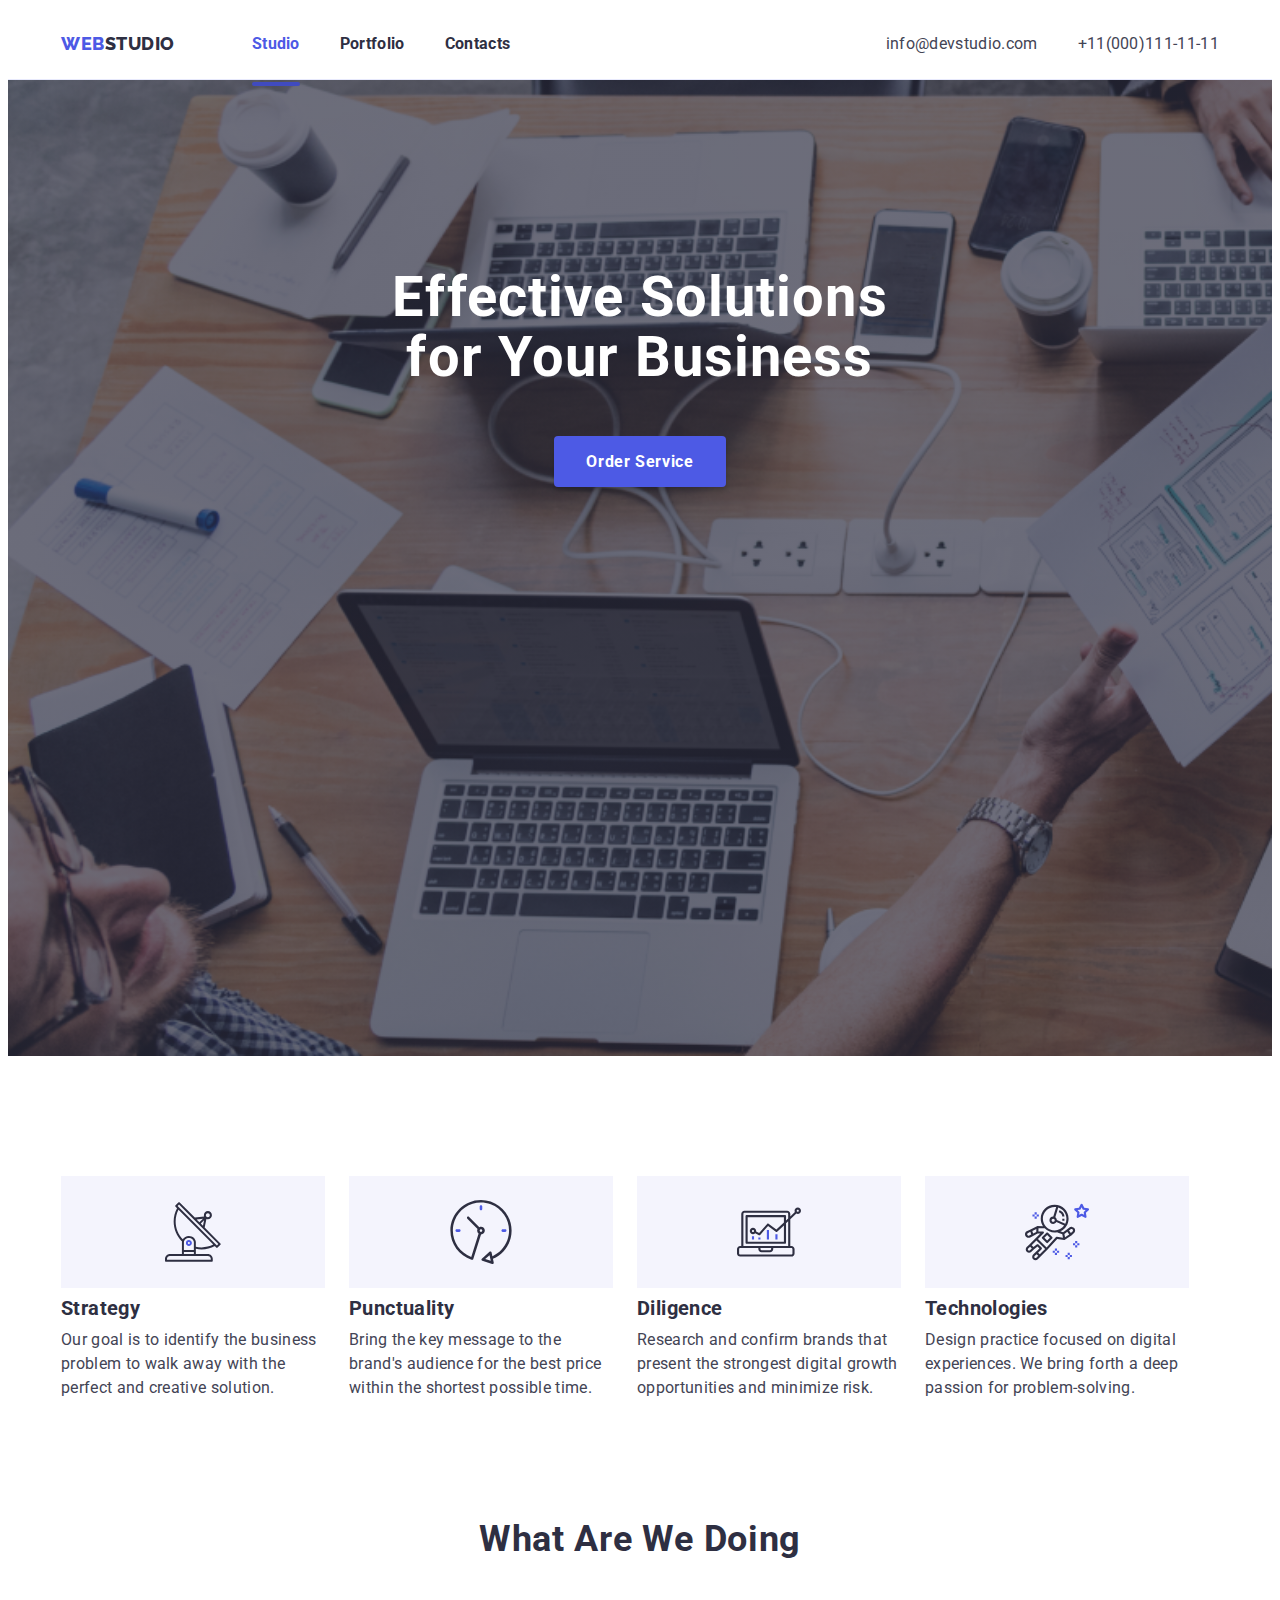
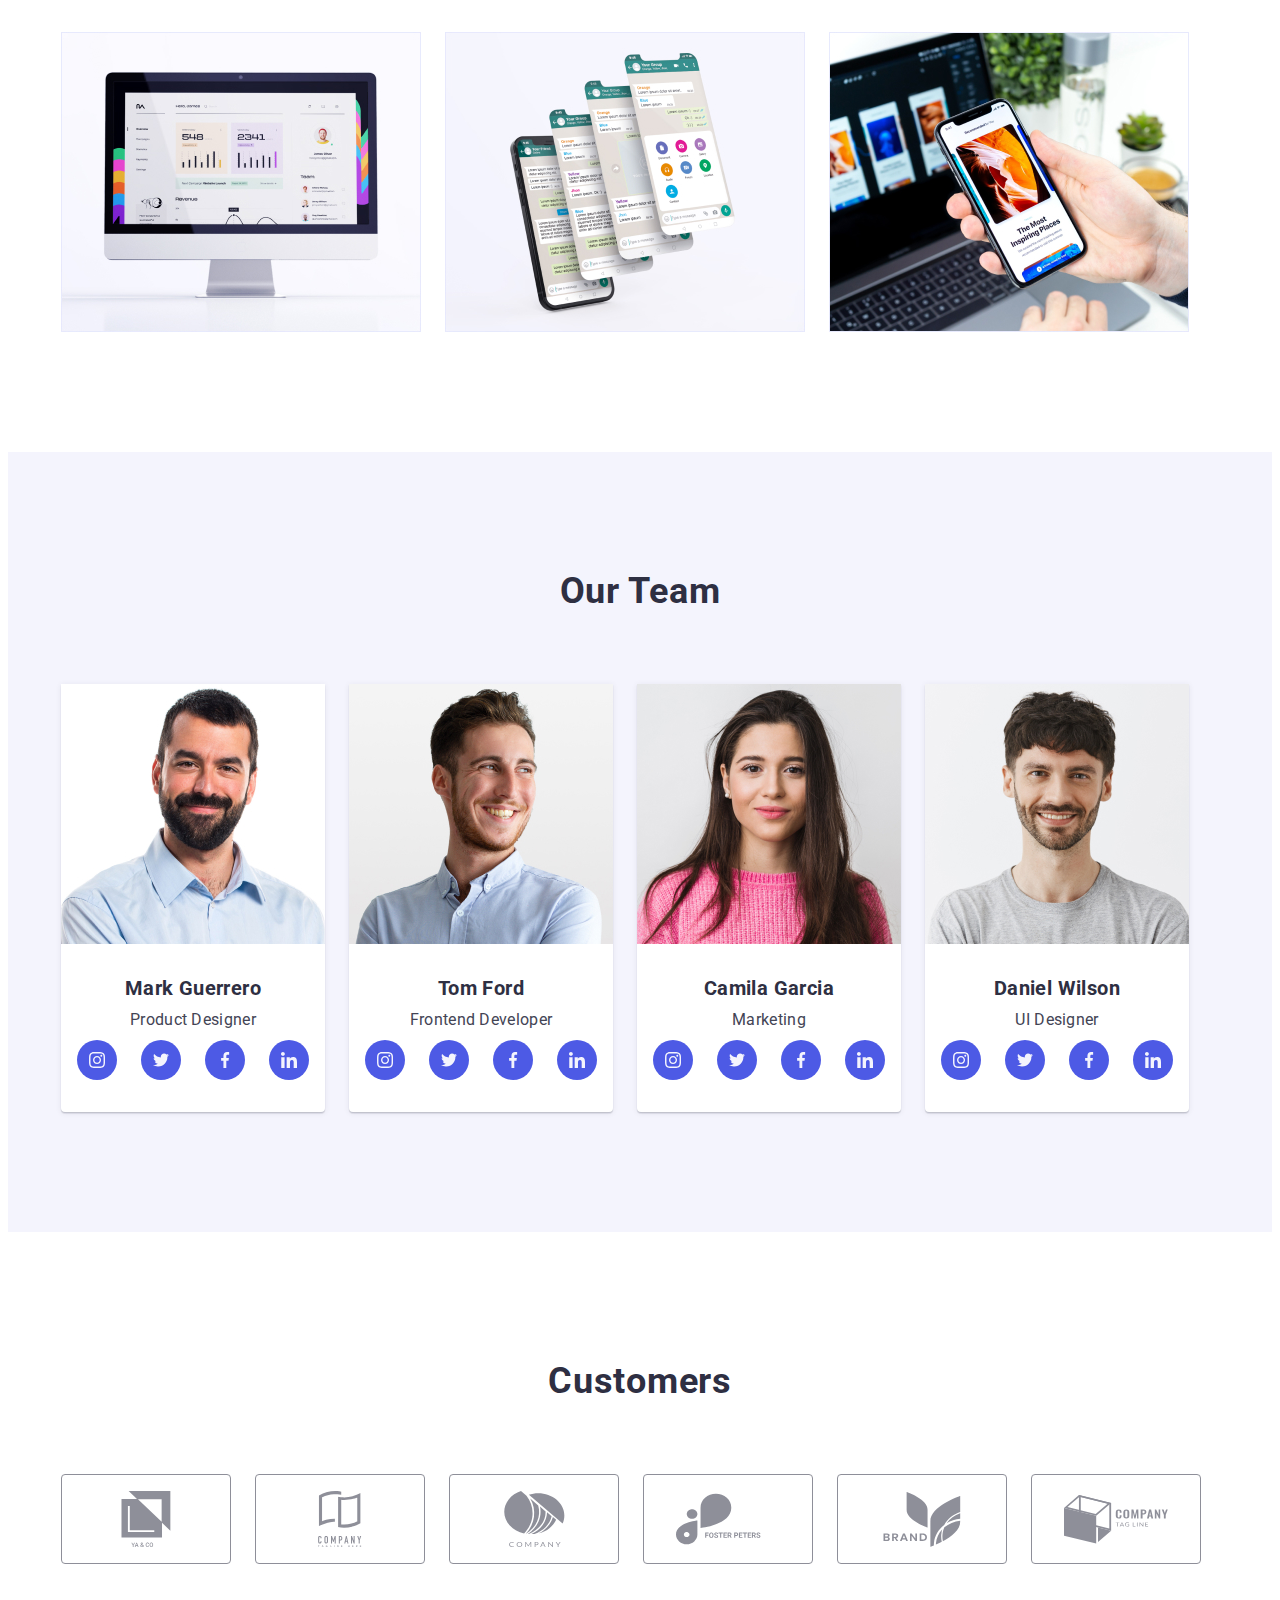
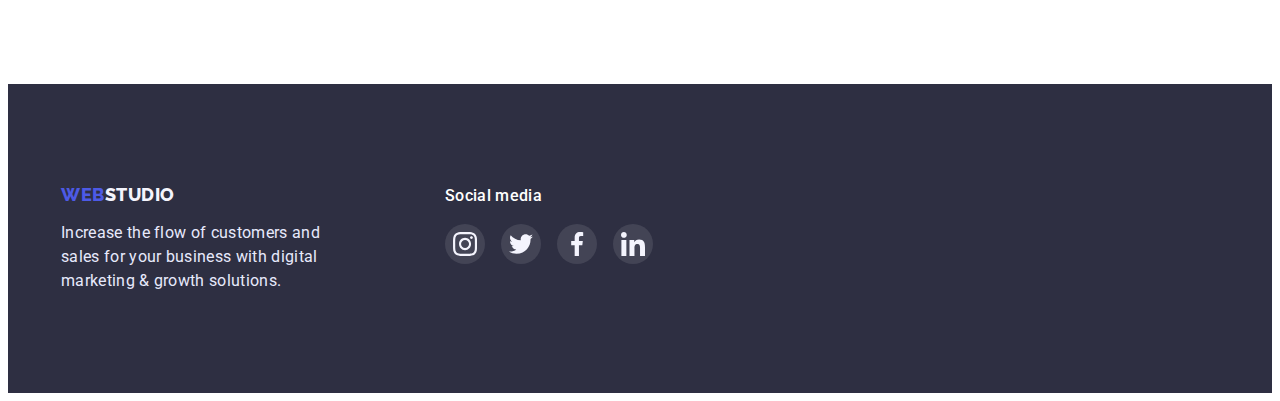
<file: index.html>
<!DOCTYPE html>
<html lang="en">
	<head>
		<meta charset="UTF-8" />
		<meta http-equiv="X-UA-Compatible" content="IE=edge" />
		<meta name="viewport" content="width=device-width, initial-scale=1.0" />
		<title>Web studio</title>
		<link rel="preconnect" href="https://fonts.googleapis.com" />
		<link rel="preconnect" href="https://fonts.gstatic.com" crossorigin />
		<link
			href="https://fonts.googleapis.com/css2?family=Raleway:wght@800&family=Roboto:wght@400;700&display=swap"
			rel="stylesheet"
		/>
		<link
			rel="stylesheet"
			href="https://cdnjs.cloudflare.com/ajax/libs/modern-normalize/1.1.0/modern-normalize.min.css"
			integrity="sha512-wpPYUAdjBVSE4KJnH1VR1HeZfpl1ub8YT/NKx4PuQ5NmX2tKuGu6U/JRp5y+Y8XG2tV+wKQpNHVUX03MfMFn9Q=="
			crossorigin="anonymous"
			referrerpolicy="no-referrer"
		/>
		<link rel="stylesheet" href="./css/style.css" />
	</head>
	<body>
		<header class="header-border">
			<div class="container header">
				<nav class="header-nav">
					<a href="./index.html" class="logo-second">
						<span class="logo-first">WEB</span>
						STUDIO
					</a>
					<ul class="list header-list">
						<li class="header-item"><a href="" class="link current-link-web">Studio</a></li>
						<li class="header-item"><a href="./portfolio.html" class="link">Portfolio</a></li>
						<li class="header-item"><a href="" class="link">Contacts</a></li>
					</ul>
				</nav>

				<ul class="list header-contacts">
					<li class="header-item"><a href="mailto:info@devstudio.com" class="link">info@devstudio.com</a></li>
					<li class="header-item">
						<a href="+11(000)111-11-11" class="link">+11(000)111-11-11</a>
					</li>
				</ul>
			</div>
		</header>

		<main>
			<section class="hero section">
				<div class="container">
					<h1 class="hero-title">Effective Solutions for Your Business</h1>
					<button type="button" class="button-hero" data-modal-open>Order Service</button>
					<span class="hero-foto"></span>
				</div>
			</section>

			<section class="benefits section">
				<div class="container">
					<h2 class="visually-hidden">Benefits</h2>
					<ul class="list benefits-list">
						<li>
							<div class="benefits-icons">
								<svg width="59.72" height="64">
									<use href="./images/icons.svg#antenna"></use>
								</svg>
							</div>
							<h3 class="benefits-title">Strategy</h3>
							<p class="benefits-text">
								Our goal is to identify the business problem to walk away with the perfect and creative solution.
							</p>
						</li>

						<li>
							<div class="benefits-icons">
								<svg width="64" height="64">
									<use href="./images/icons.svg#clock"></use>
								</svg>
							</div>
							<h3 class="benefits-title">Punctuality</h3>
							<p class="benefits-text">
								Bring the key message to the brand's audience for the best price within the shortest possible time.
							</p>
						</li>

						<li>
							<div class="benefits-icons">
								<svg width="64" height="64">
									<use href="./images/icons.svg#diagram"></use>
								</svg>
							</div>
							<h3 class="benefits-title">Diligence</h3>
							<p class="benefits-text">
								Research and confirm brands that present the strongest digital growth opportunities and minimize risk.
							</p>
						</li>
						<li>
							<div class="benefits-icons">
								<svg width="64" height="64">
									<use href="./images/icons.svg#astronaut"></use>
								</svg>
							</div>
							<h3 class="benefits-title">Technologies</h3>
							<p class="benefits-text">
								Design practice focused on digital experiences. We bring forth a deep passion for problem-solving.
							</p>
						</li>
					</ul>
				</div>
			</section>

			<section class="products section">
				<div class="container">
					<h2 class="products-title">What are we doing</h2>
					<ul class="list products-list">
						<li><img src="./images/foto1.jpg" alt="foto1" width="360" /></li>
						<li><img src="./images/foto2.jpg" alt="foto2" width="360" /></li>
						<li><img src="./images/foto3.jpg" alt="foto3" width="360" /></li>
					</ul>
				</div>
			</section>

			<section class="team section">
				<div class="container">
					<h2 class="team-title">Our Team</h2>
					<ul class="list team-list">
						<li class="team-list-frame">
							<img src="./images/img1.jpg" alt="foto mark" width="264" />
							<div class="team-card">
								<h3 class="team-worker">Mark Guerrero</h3>
								<p class="team-text">Product Designer</p>
								<ul class="list team-icons-list">
									<li>
										<a href="" class="social-link">
											<svg width="16" height="16">
												<use href="./images/icons.svg#instagram"></use>
											</svg>
										</a>
									</li>
									<li>
										<a href="" class="social-link">
											<svg width="16" height="16">
												<use href="./images/icons.svg#twitter"></use>
											</svg>
										</a>
									</li>
									<li>
										<a href="" class="social-link">
											<svg width="16" height="16">
												<use href="./images/icons.svg#facebook"></use>
											</svg>
										</a>
									</li>
									<li>
										<a href="" class="social-link">
											<svg width="16" height="16">
												<use href="./images/icons.svg#linkedin"></use>
											</svg>
										</a>
									</li>
								</ul>
							</div>
						</li>

						<li class="team-list-frame">
							<img src="./images/img2.jpg" alt="foto tom" width="264" />
							<div class="team-card">
								<h3 class="team-worker">Tom Ford</h3>
								<p class="team-text">Frontend Developer</p>
								<ul class="list team-icons-list">
									<li>
										<a href="" class="social-link">
											<svg width="16" height="16">
												<use href="./images/icons.svg#instagram"></use>
											</svg>
										</a>
									</li>
									<li>
										<a href="" class="social-link">
											<svg width="16" height="16">
												<use href="./images/icons.svg#twitter"></use>
											</svg>
										</a>
									</li>
									<li>
										<a href="" class="social-link">
											<svg width="16" height="16">
												<use href="./images/icons.svg#facebook"></use>
											</svg>
										</a>
									</li>
									<li>
										<a href="" class="social-link">
											<svg width="16" height="16">
												<use href="./images/icons.svg#linkedin"></use>
											</svg>
										</a>
									</li>
								</ul>
							</div>
						</li>

						<li class="team-list-frame">
							<img src="./images/img3.jpg" alt="foto camila" width="264" />
							<div class="team-card">
								<h3 class="team-worker">Camila Garcia</h3>
								<p class="team-text">Marketing</p>
							<ul class="list team-icons-list">
									<li>
										<a href="" class="social-link">
											<svg width="16" height="16">
												<use href="./images/icons.svg#instagram"></use>
											</svg>
										</a>
									</li>
									<li>
										<a href="" class="social-link">
											<svg width="16" height="16">
												<use href="./images/icons.svg#twitter"></use>
											</svg>
										</a>
									</li>
									<li>
										<a href="" class="social-link">
											<svg width="16" height="16">
												<use href="./images/icons.svg#facebook"></use>
											</svg>
										</a>
									</li>
									<li>
										<a href="" class="social-link">
											<svg width="16" height="16">
												<use href="./images/icons.svg#linkedin"></use>
											</svg>
										</a>
									</li>
								</ul>
						</li>

						<li class="team-list-frame">
							<img src="./images/img4.jpg" alt="foto daniel" width="264" />
							<div class="team-card">
								<h3 class="team-worker">Daniel Wilson</h3>
								<p class="team-text">UI Designer</p>
								<ul class="list team-icons-list">
									<li>
										<a href="" class="social-link">
											<svg width="16" height="16">
												<use href="./images/icons.svg#instagram"></use>
											</svg>
										</a>
									</li>
									<li>
										<a href="" class="social-link">
											<svg width="16" height="16">
												<use href="./images/icons.svg#twitter"></use>
											</svg>
										</a>
									</li>
									<li>
										<a href="" class="social-link">
											<svg width="16" height="16">
												<use href="./images/icons.svg#facebook"></use>
											</svg>
										</a>
									</li>
									<li>
										<a href="" class="social-link">
											<svg width="16" height="16">
												<use href="./images/icons.svg#linkedin"></use>
											</svg>
										</a>
									</li>
								</ul>
							</div>
						</li>
					</ul>
				</div>
			</section>

			<section class="customers-section">
				<div class="container">
					<h2 class="customers-title">Customers</h2>
						<ul class="list customers-list">
							<li>
								<a href="" class="customer-icon-link">
								<svg width="104" height="56" class="customer-swg">
									<use href="./images/icons.svg#client-1"></use>
								</svg>
								</a>
							</li>
							<li>
								<a href="" class="customer-icon-link">
								<svg width="104" height="56" class="customer-swg">
									<use href="./images/icons.svg#client-2"></use>
								</svg>
								</a>
							</li>
							<li>
								<a href="" class="customer-icon-link">
								<svg width="104" height="56" class="customer-swg">
									<use href="./images/icons.svg#client-3"></use>
								</svg>
								</a>
							</li>
							<li>
								<a href="" class="customer-icon-link">
								<svg width="104" height="56" class="customer-swg">
									<use href="./images/icons.svg#client-4"></use>
								</svg>
								</a>
							</li>

							<li>
								<a href="" class="customer-icon-link">
								<svg width="104" height="56" class="customer-swg">
									<use href="./images/icons.svg#client-5"></use>
								</svg>
								</a>
							</li>

							<li>
								<a href="" class="customer-icon-link">
								<svg width="104" height="56" class="customer-swg">
									<use href="./images/icons.svg#client-6"></use>
								</svg>
								</a>
							</li>
						</ul>
				</div>
			</section>
		</main>

		<footer class="footer">
			<div class="container">
				<div>
					<a href="./index.html" class="logo-studio">
						<span class="logo-web">WEB</span>
						STUDIO
					</a>
					<p class="footer-text">
						Increase the flow of customers and sales for your business with digital marketing & growth solutions.
					</p>
				</div>

				<div class="footer-icon-div">
					<p class="footer-icon-title">Social media</p>
					<ul class="list footer-icon-list">
						<li class="footer-icons">
							<a href="" class="footer-icon-link">
								<svg width="24" height="24">
									<use href="./images/icons.svg#instagram"></use>
								</svg>
							</a>
						</li>
						<li class="footer-icons">
							<a href="" class="footer-icon-link">
								<svg width="24" height="24">
									<use href="./images/icons.svg#twitter"></use>
								</svg>
							</a>
						</li>

						<li class="footer-icons">
							<a href="" class="footer-icon-link">
								<svg width="24" height="24">
									<use href="./images/icons.svg#facebook"></use>
								</svg>
							</a>
						</li>

						<li class="footer-icons">
							<a href="" class="footer-icon-link">
								<svg width="24" height="24">
									<use href="./images/icons.svg#linkedin"></use>
								</svg>
							</a>
						</li>
					</ul>
				</div>
			</div>
		</footer>

<div class="backdrop is-hidden" data-modal>
	<div class="modal">
		<button class="modal-close-button" data-modal-close>
			<svg class="modal-close-icon" width="8" height="8">
				<use href="./images/icons.svg#modal-close"></use>
			</svg>
		</button>
	</div>
</div>
<script src="./js/modal.js"></script>
	</body>
</html>
</file>
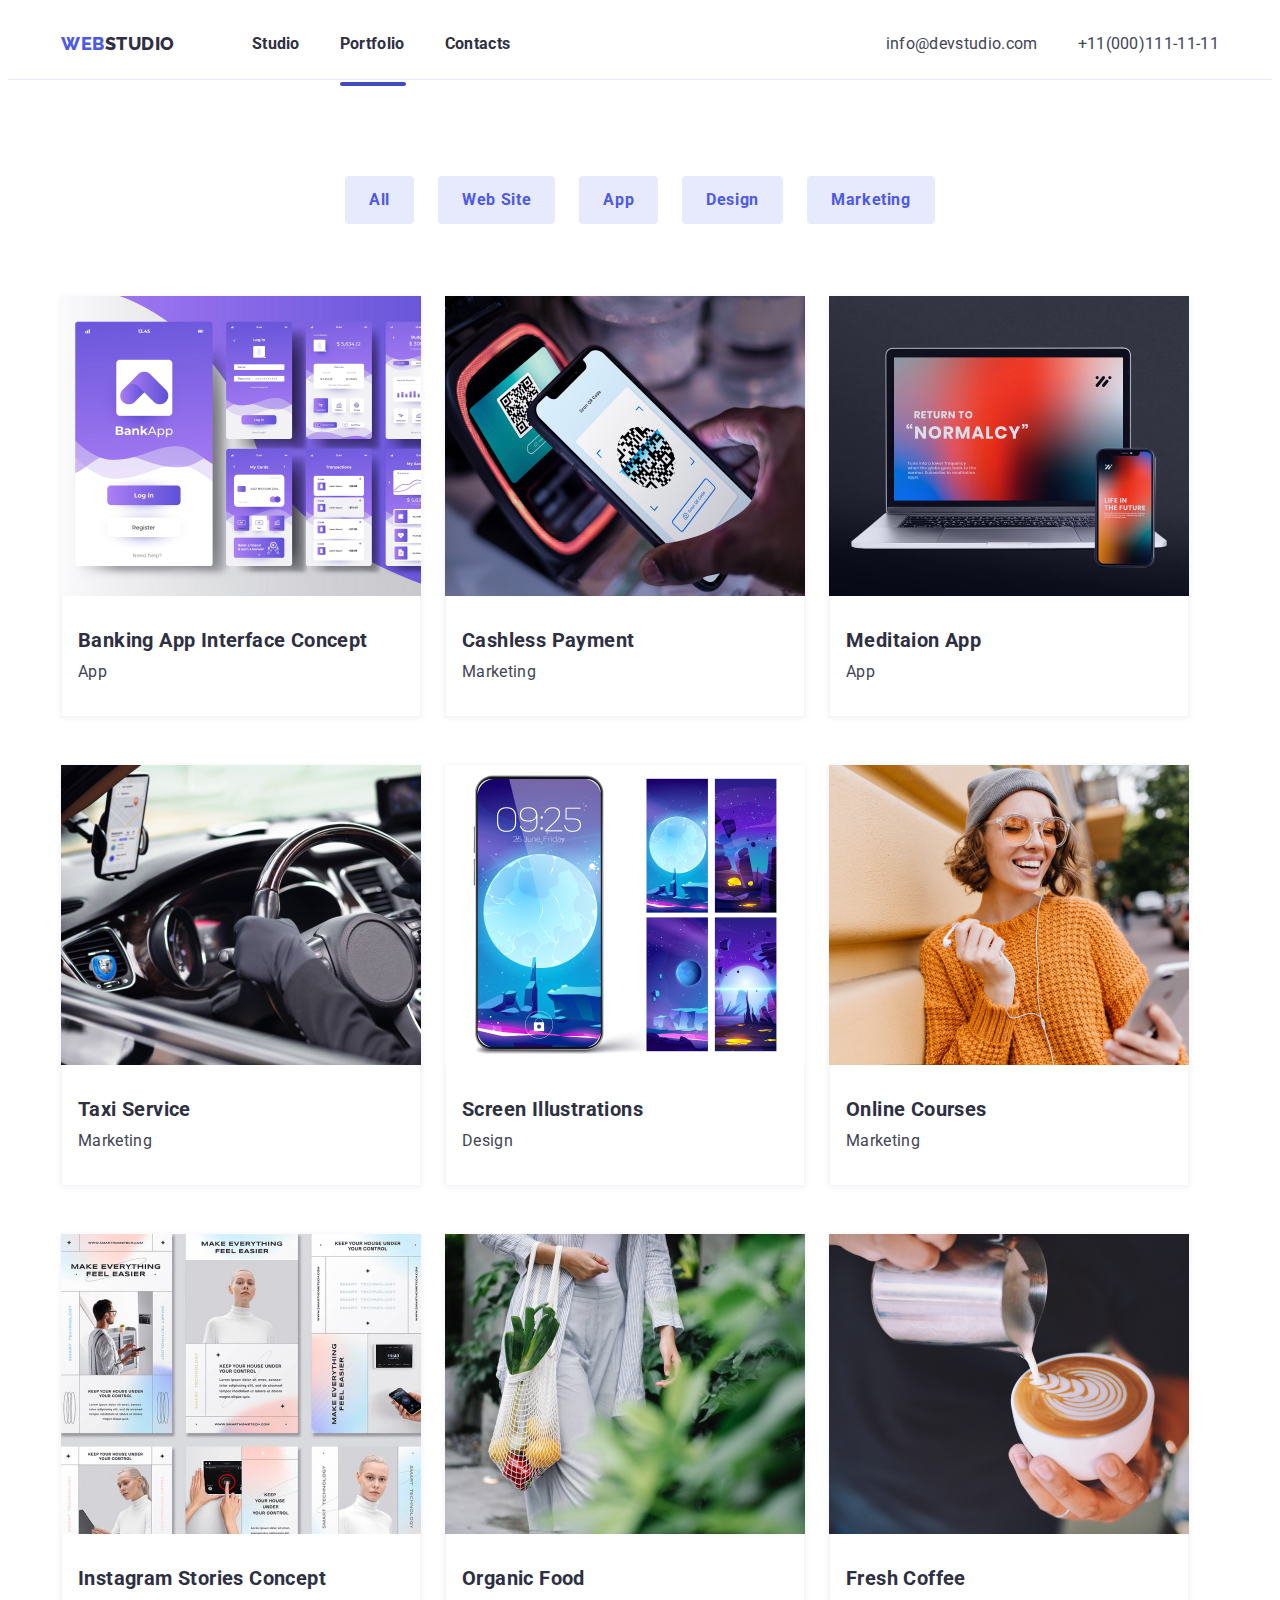
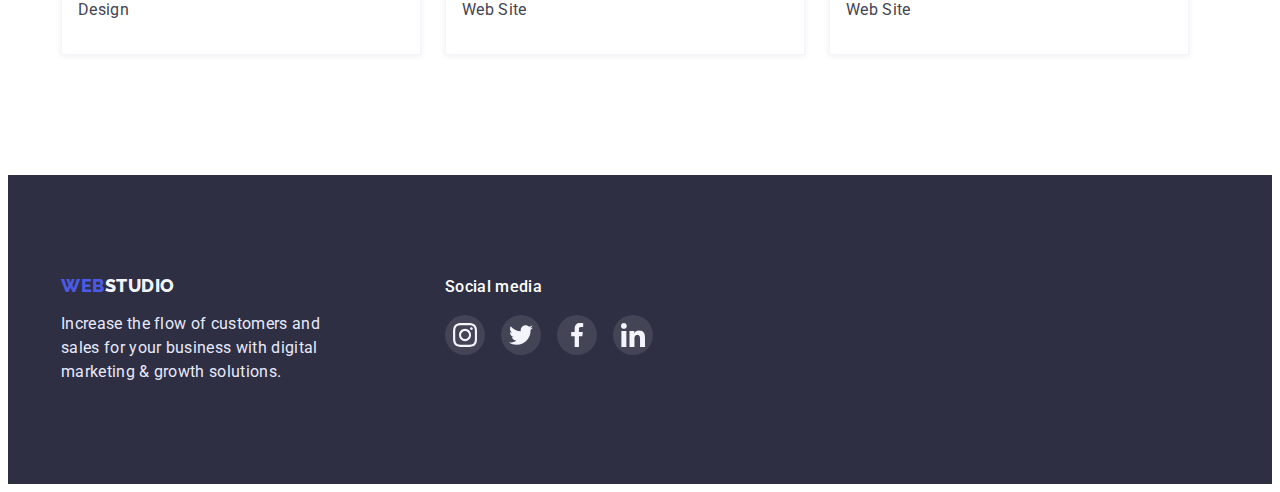
<file: portfolio.html>
<!DOCTYPE html>
<html lang="en">
	<head>
		<meta charset="UTF-8" />
		<meta http-equiv="X-UA-Compatible" content="IE=edge" />
		<meta name="viewport" content="width=device-width, initial-scale=1.0" />
		<title>Portfolio</title>
		<link rel="preconnect" href="https://fonts.googleapis.com" />
		<link rel="preconnect" href="https://fonts.gstatic.com" crossorigin />
		<link
			href="https://fonts.googleapis.com/css2?family=Raleway:wght@800&family=Roboto:wght@400;700&display=swap"
			rel="stylesheet"
		/>
		<link
			rel="stylesheet"
			href="https://cdnjs.cloudflare.com/ajax/libs/modern-normalize/1.1.0/modern-normalize.min.css"
			integrity="sha512-wpPYUAdjBVSE4KJnH1VR1HeZfpl1ub8YT/NKx4PuQ5NmX2tKuGu6U/JRp5y+Y8XG2tV+wKQpNHVUX03MfMFn9Q=="
			crossorigin="anonymous"
			referrerpolicy="no-referrer"
		/>
		<link rel="stylesheet" href="./css/style.css" />
	</head>

	<body>
		<header class="header-border">
			<div class="container header">
				<nav class="header-nav">
					<a href="./index.html" class="logo-second">
						<span class="logo-first">WEB</span>
						STUDIO
					</a>
					<ul class="list header-list">
						<li class="header-item"><a href="./index.html" class="link">Studio</a></li>
						<li class="header-item"><a href="./portfolio.html" class="link current-link-portfolio">Portfolio</a></li>
						<li class="header-item"><a href="" class="link">Contacts</a></li>
					</ul>
				</nav>

				<ul class="list header-contacts">
					<li class="header-item"><a href="mailto:info@devstudio.com" class="link">info@devstudio.com</a></li>
					<li class="header-item">
						<a href="+11(000)111-11-11" class="link">+11(000)111-11-11</a>
					</li>
				</ul>
			</div>
		</header>

		<main>
			<section class="portfolio-section">
				<div class="container">
					<h1 class="visually-hidden">Portfolio</h1>
					<ul class="list portfolio-filter">
						<li><button type="button" class="portfolio-button">All</button></li>
						<li><button type="button" class="portfolio-button">Web Site</button></li>
						<li><button type="button" class="portfolio-button">App</button></li>
						<li><button type="button" class="portfolio-button">Design</button></li>
						<li><button type="button" class="portfolio-button">Marketing</button></li>
					</ul>

					<ul class="list services-card">
						<li class="service">
							<a href="" class="services-link">
								<div class="img-overlay-portfolio">
								<img src="./img-portfolio/banking.jpg" alt="Banking App Interface Concept" width="360" />
								<p class="overlay-portfolio">14 Stylish and User-Friendly App Design Concepts · Task Manager App · Calorie Tracker App · Exotic Fruit Ecommerce App · Cloud Storage App</p>
								</div>
								<div class="services-card-frame">
									<h2 class="services-title">Banking App Interface Concept</h2>
									<p class="services-text">App</p>
								</div>
							</a>
						</li>

						<li class="service">
							<a href="" class="services-link">
								<div class="img-overlay-portfolio">
								<img src="./img-portfolio/cashless.jpg" alt="Cashless Payment" width="360" />
								<p class="overlay-portfolio">14 Stylish and User-Friendly App Design Concepts · Task Manager App · Calorie Tracker App · Exotic Fruit Ecommerce App · Cloud Storage App</p>
								</div>
								<div class="services-card-frame">
									<h2 class="services-title">Cashless Payment</h2>
									<p class="services-text">Marketing</p>
								</div>
							</a>
						</li>

						<li class="service">
							<a class="services-link" href="">
								<div class="img-overlay-portfolio">
								<img src="./img-portfolio/meditaion.jpg" alt="Meditaion App" width="360" />
								<p class="overlay-portfolio">14 Stylish and User-Friendly App Design Concepts · Task Manager App · Calorie Tracker App · Exotic Fruit Ecommerce App · Cloud Storage App</p>
								</div>
								<div class="services-card-frame">
									<h2 class="services-title">Meditaion App</h2>
									<p class="services-text">App</p>
								</div>
							</a>
						</li>

						<li class="service">
							<a href="" class="services-link">
							<div class="img-overlay-portfolio">
							<img src="./img-portfolio/taxi.jpg" alt="Taxi Service" width="360" />
							<p class="overlay-portfolio">14 Stylish and User-Friendly App Design Concepts · Task Manager App · Calorie Tracker App · Exotic Fruit Ecommerce App · Cloud Storage App</p>
							</div>
							<div class="services-card-frame">
								<h2 class="services-title">Taxi Service</h2>
								<p class="services-text">Marketing</p>
							</div>
							</a>
						</li>

						<li class="service">
							<a href="" class="services-link">
							<div class="img-overlay-portfolio">
							<img src="./img-portfolio/screen.jpg" alt="Screen Illustrations" width="360" />
							<p class="overlay-portfolio">14 Stylish and User-Friendly App Design Concepts · Task Manager App · Calorie Tracker App · Exotic Fruit Ecommerce App · Cloud Storage App</p>
							</div>
							<div class="services-card-frame">
								<h2 class="services-title">Screen Illustrations</h2>
								<p class="services-text">Design</p>
							</div>
							</a>
						</li>

						<li class="service">
							<a href="" class="services-link">
							<div class="img-overlay-portfolio">	
							<img src="./img-portfolio/online.jpg" alt="Online Courses" width="360" />
							<p class="overlay-portfolio">14 Stylish and User-Friendly App Design Concepts · Task Manager App · Calorie Tracker App · Exotic Fruit Ecommerce App · Cloud Storage App</p>
							</div>
							<div class="services-card-frame">
								<h2 class="services-title">Online Courses</h2>
								<p class="services-text">Marketing</p>
							</div>
							</a>
						</li>

						<li class="service">
							<a href="" class="services-link">
							<div class="img-overlay-portfolio">	
							<img src="./img-portfolio/instagram.jpg" alt="Instagram Stories Concept" width="360" />
							<p class="overlay-portfolio">14 Stylish and User-Friendly App Design Concepts · Task Manager App · Calorie Tracker App · Exotic Fruit Ecommerce App · Cloud Storage App</p>
							</div>
							<div class="services-card-frame">
								<h2 class="services-title">Instagram Stories Concept</h2>
								<p class="services-text">Design</p>
							</div>
							</a>
						</li>

						<li class="service">
							<a href="" class="services-link">
							<div class="img-overlay-portfolio">	
							<img src="./img-portfolio/organic.jpg" alt="Organic Food" width="360" />
							<p class="overlay-portfolio">14 Stylish and User-Friendly App Design Concepts · Task Manager App · Calorie Tracker App · Exotic Fruit Ecommerce App · Cloud Storage App</p>
							</div>
							<div class="services-card-frame">
								<h2 class="services-title">Organic Food</h2>
								<p class="services-text">Web Site</p>
							</div>
							</a>
						</li>

						<li class="service">
							<a href="" class="services-link">
							<div class="img-overlay-portfolio">	
							<img src="./img-portfolio/frresh coffee.jpg" alt="Fresh Coffee" width="360" />
							<p class="overlay-portfolio">14 Stylish and User-Friendly App Design Concepts · Task Manager App · Calorie Tracker App · Exotic Fruit Ecommerce App · Cloud Storage App</p>
							</div>
							<div class="services-card-frame">
								<h2 class="services-title">Fresh Coffee</h2>
								<p class="services-text">Web Site</p>
							</div>
							
						</li>
					</ul>
				</div>
			</section>
		</main>

		<footer class="footer">
			<div class="container">
				<div>
					<a href="./index.html" class="logo-studio">
						<span class="logo-web">WEB</span>
						STUDIO
					</a>
					<p class="footer-text">
						Increase the flow of customers and sales for your business with digital marketing & growth solutions.
					</p>
				</div>

				<div class="footer-icon-div">
					<p class="footer-icon-title">Social media</p>
					<ul class="list footer-icon-list">
						<li class="footer-icons">
							<a href="" class="footer-icon-link">
								<svg width="24" height="24">
									<use href="./images/icons.svg#instagram"></use>
								</svg>
							</a>
						</li>
						<li class="footer-icons">
							<a href="" class="footer-icon-link">
								<svg width="24" height="24">
									<use href="./images/icons.svg#twitter"></use>
								</svg>
							</a>
						</li>

						<li class="footer-icons">
							<a href="" class="footer-icon-link">
								<svg width="24" height="24">
									<use href="./images/icons.svg#facebook"></use>
								</svg>
							</a>
						</li>

						<li class="footer-icons">
							<a href="" class="footer-icon-link">
								<svg width="24" height="24">
									<use href="./images/icons.svg#linkedin"></use>
								</svg>
							</a>
						</li>
					</ul>
				</div>
			</div>
		</footer>
	</body>
</html>
</file>
<file: css/style.css>
:root {
	--description-text-color: #434455;
	--title-text-color: #2e2f42;
	--background-color: #ffffff;
	--accent-color: #4d5ae5;
	--background-team: #f4f4fd;
	--footer-text: #e7e9fc;
	--button-hero-bg: #404bbf;
	--button-portfolio-bg: #e7e9fc;
	--customers-icon: #8e8f99;
	--social-icon-footer: #31d0aa;
	--modal-window-color: #fcfcfc;
}

body {
	background-color: var(--background-color);
	color: var(--description-text-color);
	font-family: roboto, sans-serif;
	font-size: 16px;
	letter-spacing: 0.02em;
}

h1,
h2,
h3,
h4,
h5,
h6,
p {
	margin: 0;
}

img {
	display: block;
	max-width: 100%;
	height: auto;
}

button {
	display: block;
	cursor: pointer;
	border: none;
	border-radius: 4px;
}

.list {
	list-style: none;
	padding-left: 0;
	margin: 0;
}

.link {
	text-decoration: none;
}

.section {
	padding-top: 120px;
	padding-bottom: 120px;
}

.container {
	width: 1158px;
	padding: 0 15px;
	margin: 0 auto;
}

/* щоб заховати непотрібні заголовки */
.visually-hidden {
	position: absolute;
	width: 1px;
	height: 1px;
	margin: -1px;
	border: 0;
	padding: 0;

	white-space: nowrap;
	clip-path: inset(100%);
	clip: rect(0 0 0 0);
	overflow: hidden;
}

/* ---------------HEADER------------------- */

.header {
	display: flex;
	align-items: center;
}

.header-border {
	border-bottom: 1px solid #e7e9fc;
}

.header-list {
	display: block;
	margin-left: 77px;
	gap: 40px;

	transition: color 250ms cubic-bezier(0.4, 0, 0.2, 1);
}

.header-contacts {
	display: flex;
	margin-left: auto;
	gap: 40px;

	transition: color 250ms cubic-bezier(0.4, 0, 0.2, 1);
}

.header-nav,
.list {
	display: flex;
	align-items: center;
}

.logo-second {
	color: var(--title-text-color);
	text-decoration: none;
	font-family: "Raleway", sans-serif;

	font-weight: 800;
	font-size: 18px;
	line-height: 1.3;
	display: flex;
	letter-spacing: 0.03em;
	text-transform: uppercase;
	margin-top: 24px;
	margin-bottom: 24px;
}
.logo-first {
	color: var(--accent-color);
	text-decoration: none;
	font-family: "Raleway", sans-serif;

	font-weight: 800;
	font-size: 18px;
	line-height: 1.3;
	display: flex;
	letter-spacing: 0.03em;
	text-transform: uppercase;
}

.header-list a {
	color: var(--title-text-color);
	text-decoration: none;

	font-weight: 700;
	font-size: 16px;
	line-height: 1.5;
	letter-spacing: 0.02em;
}

.header-list .current-link-web {
	color: var(--accent-color);
}

.header-list .link:hover,
.header-list .link:focus {
	color: var(--accent-color);
}

.header-list .link:active {
	color: var(--accent-color);
}

.header-contacts a {
	text-decoration: none;
	color: var(--description-text-color);

	font-weight: 400;
	font-size: 16px;
	line-height: 1.5;
	letter-spacing: 0.02em;
}

.header-contacts .link:hover,
.header-contacts .link:focus {
	color: var(--accent-color);
}

.current-link-web {
	position: relative;
}
.current-link-portfolio {
	position: relative;
}

.header-list.current-link-web {
	color: var(--accent-color);
}

.header-list.current-link-portfolio {
	color: var(--accent-color);
}

.current-link-web::after {
	content: "";
	background-color: var(--button-hero-bg);
	position: absolute;
	width: 48px;
	height: 4px;
	left: 0px;
	top: 48px;
	border-radius: 2px;
}

.current-link-portfolio::after {
	content: "";
	background-color: var(--button-hero-bg);
	position: absolute;
	width: 66px;
	height: 4px;
	left: 0px;
	top: 48px;
	border-radius: 2px;
}

/* ------------HERO-------------*/

.hero-title {
	color: var(--background-color);

	font-weight: 700;
	font-size: 56px;
	line-height: 1.07;
	text-align: center;
	letter-spacing: 0.02em;

	width: 496px;

	margin-left: auto;
	margin-right: auto;
}

.hero {
	background-color: var(--title-text-color);
	text-align: center;
	padding-top: 188px;
	padding-bottom: 188px;

	height: 600px;
	max-width: 1440px;
	background-image: linear-gradient(rgba(46, 47, 66, 0.7), rgba(46, 47, 66, 0.7)), url(../images/people-office\ 1.jpg);
	margin: 0 auto;
	background-size: cover;
	background-repeat: no-repeat;
}

.button-hero {
	color: var(--background-color);
	background-color: var(--accent-color);
	box-shadow: 0px 4px 4px rgba(0, 0, 0, 0.15);

	font-family: inherit;
	font-weight: 700;
	font-size: 16px;
	line-height: 1.19;
	display: flex;
	align-items: center;
	letter-spacing: 0.04em;

	padding: 16px 32px;
	margin-left: auto;
	margin-right: auto;
	margin-top: 48px;

	transition: background-color 250ms cubic-bezier(0.4, 0, 0.2, 1);
}

.button-hero:hover,
.button-hero:focus,
.button-hero:active {
	color: var(--background-color);
	background-color: var(--button-hero-bg);
	box-shadow: 0px 4px 4px rgba(0, 0, 0, 0.15);
}

.hero-foto {
	background-image: url(../images/people-office\ 1.jpg);
}

/* ----------------BENEFITS--------------------*/

.benefits-title {
	color: var(--title-text-color);

	font-weight: 700;
	font-size: 20px;
	line-height: 1.2;
	letter-spacing: 0.02em;

	margin-bottom: 8px;
}

.benefits-list {
	display: flex;
	gap: 24px;
}

.benefits-title .p {
	font-size: 16px;
	line-height: 1.5;
	letter-spacing: 0.02em;
}

.benefits-text {
	color: var(--description-text-color);
	width: 264px;
	height: 72px;

	font-weight: 400;
	font-size: 16px;
	line-height: 1.5;
	letter-spacing: 0.02em;
}

.benefits-icons {
	height: 112px;

	background-color: var(--background-team);
	margin-bottom: 8px;
	display: flex;
	justify-content: center;
	align-items: center;
}

/* ----------------PRODUCTS-------------------*/

.products-title {
	color: var(--title-text-color);

	font-weight: 700;
	font-size: 36px;
	line-height: 1.11;
	text-align: center;
	letter-spacing: 0.02em;
	text-transform: capitalize;

	margin-bottom: 72px;
}

.products-list {
	display: flex;
	gap: 24px;
}

.products {
	padding-top: 0;
}

/* -----------------TEAM----------------------*/

.team {
	background-color: var(--background-team);
}
.team-title {
	color: var(--title-text-color);

	font-weight: 700;
	font-size: 36px;
	line-height: 1.11;
	text-align: center;
	letter-spacing: 0.02em;
	text-transform: capitalize;

	margin-bottom: 72px;
}

.team-list {
	display: flex;
	gap: 24px;
}

.team-list-frame {
	background: #ffffff;
	box-shadow: 0px 1px 6px rgba(46, 47, 66, 0.08), 0px 1px 1px rgba(46, 47, 66, 0.16), 0px 2px 1px rgba(46, 47, 66, 0.08);
	border-radius: 0px 0px 4px 4px;
}

.team-worker {
	color: var(--title-text-color);
	font-weight: 700;
	font-size: 20px;
	line-height: 1.2;
	letter-spacing: 0.02em;
	text-align: center;
}

.team-text {
	color: var(--description-text-color);
	font-weight: 400;
	font-size: 16px;
	line-height: 1.5;
	text-align: center;
	letter-spacing: 0.02em;

	margin-top: 8px;
}

.team-card {
	padding-top: 32px;
	padding-bottom: 32px;
}

.team-icons-list {
	display: flex;
	flex-direction: row;
	justify-content: center;
	align-items: center;
	gap: 24px;
	margin-top: 8px;
}

.social-link {
	width: 40px;
	height: 40px;
	background-color: var(--accent-color);
	border-radius: 50%;

	display: flex;
	justify-content: center;
	align-items: center;

	transition: background-color 250ms cubic-bezier(0.4, 0, 0.2, 1);
}

.social-link:hover,
.social-link:focus {
	background-color: var(--button-hero-bg);
}

/*-----------------CUSTOMERS------------------*/

.customers-title {
	color: var(--title-text-color);

	font-weight: 700;
	font-size: 36px;
	line-height: 1.11;
	text-align: center;
	letter-spacing: 0.02em;
	text-transform: capitalize;

	margin-bottom: 72px;
}

.customers-section {
	padding-top: 130px;
	padding-bottom: 120px;
}

.customer-swg {
	fill: currentColor;
}

.customer-icon-link {
	width: 168px;
	height: 88px;
	border: 1px solid currentColor;
	border-radius: 4px;

	display: flex;
	justify-content: center;
	align-items: center;
	color: var(--customers-icon);

	transition: color 250ms cubic-bezier(0.4, 0, 0.2, 1);
}

.customer-icon-link:hover,
.customer-icon-link:focus {
	color: var(--button-hero-bg);
}

.customers-list {
	gap: 24px;
}

/* ----------------FOOTER---------------------*/
.footer {
	background-color: var(--title-text-color);
	padding: 100px 0;
}

.footer-text {
	color: var(--footer-text);
	width: 264px;

	margin-top: 16px;
	line-height: 1.5;
}

.logo-web {
	color: var(--accent-color);
	text-decoration: none;
	font-family: "Raleway", sans-serif;

	font-weight: 800;
	font-size: 18px;
	line-height: 1.17;
	display: flex;
	letter-spacing: 0.03em;
	text-transform: uppercase;
}
.logo-studio {
	color: var(--background-team);
	text-decoration: none;
	font-family: "Raleway", sans-serif;

	font-weight: 800;
	font-size: 18px;
	line-height: 1.17;
	display: flex;
	letter-spacing: 0.03em;
	text-transform: uppercase;
}

.footer-icon-title {
	font-style: normal;
	font-weight: 500;
	font-size: 16px;
	line-height: 1.5;
	letter-spacing: 0.02em;
	color: #ffffff;
}

.footer-icon-div {
	margin-left: 120px;
}

.footer-icon-link {
	width: 40px;
	height: 40px;
	background-color: var(--description-text-color);
	border-radius: 50%;

	display: flex;
	justify-content: center;
	align-items: center;

	transition: background-color 250ms cubic-bezier(0.4, 0, 0.2, 1);
}

.footer-icon-link:hover,
.footer-icon-link:focus {
	background-color: #31d0aa;
}

.footer-icon-list {
	gap: 16px;
	margin-top: 16px;
}

.footer .container {
	display: flex;
	align-items: baseline;
}

/* ---------------------PORTFOLIO PAGE-------------------- */

.portfolio-section {
	padding-top: 96px;
	padding-bottom: 120px;
}

.portfolio-filter {
	display: flex;
	gap: 24px;
	justify-content: center;
	margin-bottom: 72px;
}

.portfolio-button {
	color: var(--accent-color);
	background-color: var(--button-portfolio-bg);
	cursor: pointer;

	font-family: inherit;
	font-weight: 700;
	font-size: 16px;
	line-height: 1.5;
	display: flex;
	align-items: center;
	text-align: center;
	letter-spacing: 0.04em;

	padding-top: 12px;
	padding-bottom: 12px;
	padding-left: 24px;
	padding-right: 24px;

	transition: color 250ms cubic-bezier(0.4, 0, 0.2, 1), background-color 250ms cubic-bezier(0.4, 0, 0.2, 1),
		box-shadow 250ms cubic-bezier(0.4, 0, 0.2, 1);
}

.portfolio-button:hover,
.portfolio-button:focus {
	color: var(--background-color);
	background-color: var(--accent-color);
	box-shadow: 0px 3px 1px rgba(0, 0, 0, 0.1), 0px 2px 1px rgba(0, 0, 0, 0.08), 0px 2px 2px rgba(0, 0, 0, 0.12);
}

.services-title {
	color: var(--title-text-color);

	font-weight: 700;
	font-size: 20px;
	line-height: 1.2;
	letter-spacing: 0.02em;
}

.services-title .p {
	font-weight: 400;
	font-size: 16px;
	line-height: 1.5;
	letter-spacing: 0.02em;
}

.services-text {
	color: var(--description-text-color);
	height: 24px;
	font-weight: 400;
	font-size: 16px;
	line-height: 1.5;
	letter-spacing: 0.02em;

	margin-top: 8px;
}

.services-card {
	display: flex;
	flex-wrap: wrap;
	column-gap: 24px;
	row-gap: 48px;
}

.service {
	box-shadow: 0px 1px 6px rgba(46, 47, 66, 0.08);
}

.services-link {
	display: block;
	text-decoration: none;

	transition: box-shadow 250ms cubic-bezier(0.4, 0, 0.2, 1);
}

.services-link:hover,
.services-link:focus {
	box-shadow: 0px 1px 6px rgba(46, 47, 66, 0.08), 0px 1px 1px rgba(46, 47, 66, 0.16), 0px 2px 1px rgba(46, 47, 66, 0.08);
}

.services-card-frame {
	padding-top: 32px;
	padding-bottom: 32px;
	padding-left: 16px;

	border: 0.5px solid #f4f4fd;
	border-top: 0;
}

.overlay-portfolio {
	font-size: 16px;
	line-height: 1.5;
	letter-spacing: 0.02em;
	color: var(--background-team);
	background-color: var(--accent-color);
	background-blend-mode: soft-light;

	position: absolute;
	top: 0;
	left: 0;
	width: 100%;
	height: 100%;
	padding-top: 40px;
	padding-bottom: 164px;
	padding-left: 32px;
	padding-right: 32px;

	transform: translate(0, 100%);
	transition: transform 250ms cubic-bezier(0.4, 0, 0.2, 1);
}

.img-overlay-portfolio {
	position: relative;
	overflow: hidden;
}

.services-link:hover .overlay-portfolio,
.services-link:focus .overlay-portfolio {
	transform: translate(0, 0);
}

/*----------------------------MODAL WINDOW-------------------------*/

.backdrop {
	position: fixed;
	z-index: 100;
	top: 0;
	left: 0;
	width: 100%;
	height: 100%;
	background-color: rgba(46, 47, 66, 0.4);
}

.modal {
	position: absolute;
	top: 50%;
	left: 50%;
	transform: translate(-50%, -50%);

	width: 408px;
	height: 576px;
	background-color: var(--modal-window-color);
	box-shadow: 0px 1px 1px rgba(0, 0, 0, 0.14), 0px 1px 3px rgba(0, 0, 0, 0.12), 0px 2px 1px rgba(0, 0, 0, 0.2);
	border-radius: 4px;
}

.modal-close-button {
	position: absolute;
	top: 24px;
	right: 24px;
	background-color: var(--button-portfolio-bg);

	width: 24px;
	height: 24px;
	border-radius: 50%;
	border: 1px solid rgba(0, 0, 0, 0.1);

	display: flex;
	justify-content: center;
	align-items: center;

	transition: 250ms cubic-bezier(0.4, 0, 0.2, 1);
}

.backdrop.is-hidden {
	opacity: 0;
	visibility: hidden;
	pointer-events: none;
}

/* FOR 7 HOMEWORK
.section {
	@media screen and (max-width: 1199 px) {
		padding-top: 96px;
		padding-bottom: 96px;
}*/
</file>
